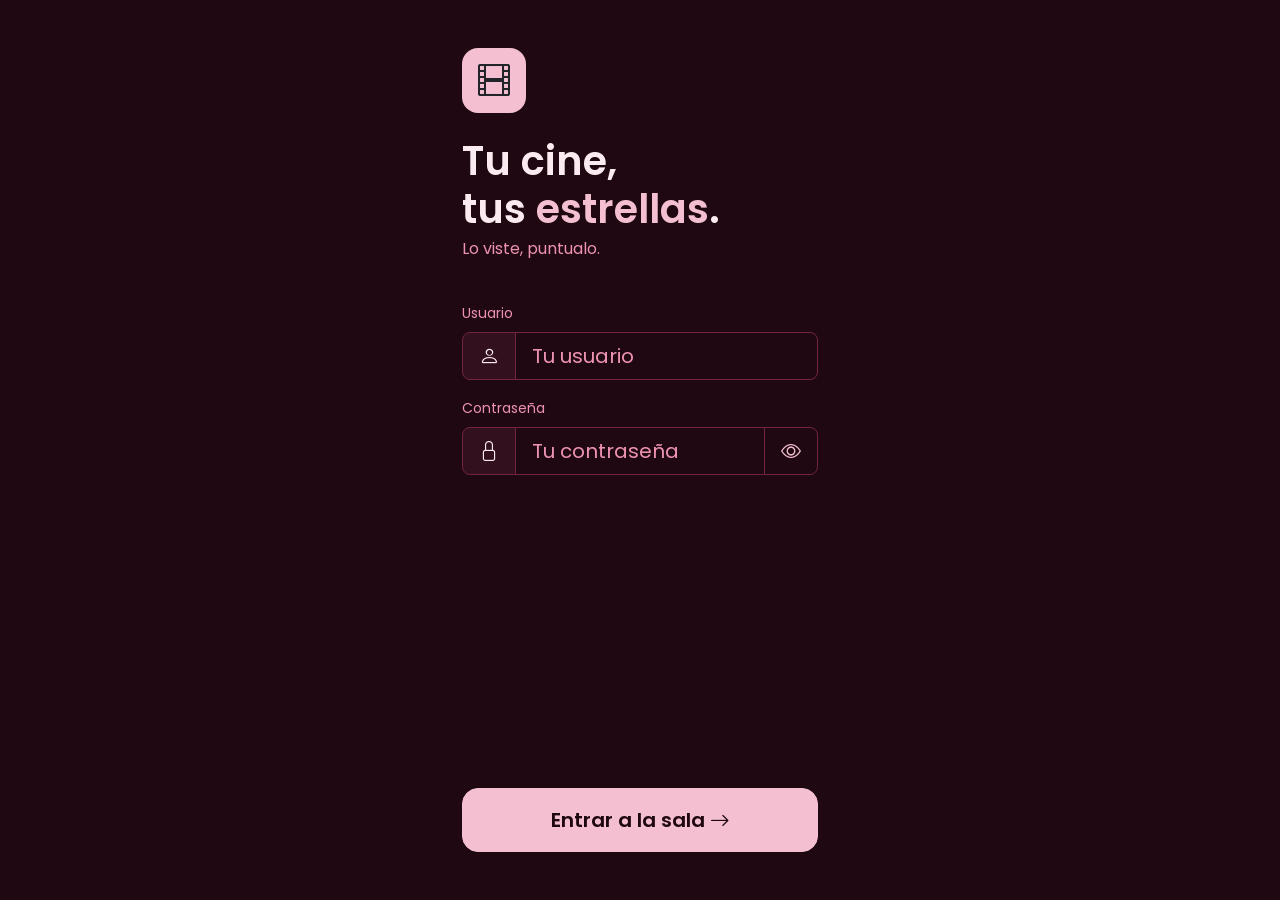
<file: index.html>
<!DOCTYPE html>
<html lang="es" data-bs-theme="dark">
	<head>
		<meta charset="utf-8" />
		<meta name="viewport" content="width=device-width, initial-scale=1.0" />
		<title> Ingresar </title>

		<!-- Bootstrap 5.3 + íconos -->
		<link rel="stylesheet" href="https://cdn.jsdelivr.net/npm/bootstrap@5.3.3/dist/css/bootstrap.min.css" />
		<link rel="stylesheet" href="https://cdn.jsdelivr.net/npm/bootstrap-icons@1.11.3/font/bootstrap-icons.min.css" />

		<!-- Fuente y colores -->
		<link rel="stylesheet" href="https://fonts.googleapis.com/css2?family=Poppins:wght@400;500;600&display=swap" />
		<link rel="stylesheet" href="styles.css" />

	</head>
	<body>
		<main class="container">
			<div class="row justify-content-center">
				<div class="col-12 col-sm-8 col-md-6 col-lg-4 d-flex flex-column min-vh-100 py-5">

					<!-- Logo y título -->
					<div class="d-inline-flex align-self-start bg-primary text-dark rounded-4 p-3 fs-2 lh-1">
						<i class="bi bi-film"></i>
					</div>
					<h1 class="display-6 fw-semibold mt-4 mb-1">Tu cine,<br />tus <span class="text-primary">estrellas</span>.</h1>
					<p class="text-body-secondary">Lo viste, puntualo.</p>

					<!-- Formulario -->
					<form id="form-login" class="d-flex flex-column flex-grow-1 mt-4" novalidate>
						<div class="mb-3">
							<label for="login-usuario" class="form-label small text-body-secondary">Usuario</label>
							<div class="input-group input-group-lg has-validation">
								<span class="input-group-text"><i class="bi bi-person"></i></span>
								<input id="login-usuario" type="text" class="form-control" placeholder="Tu usuario" autocomplete="username" />
								<div class="invalid-feedback">Completá tu usuario.</div>
							</div>
						</div>

						<div class="mb-3">
							<label for="login-pass" class="form-label small text-body-secondary">Contraseña</label>
							<div class="input-group input-group-lg has-validation">
								<span class="input-group-text"><i class="bi bi-lock"></i></span>
								<input id="login-pass" type="password" class="form-control" placeholder="Tu contraseña" />
								<button id="btn-ver-pass" class="btn btn-outline-primary" type="button" aria-label="Mostrar contraseña">
									<i class="bi bi-eye"></i>
								</button>
								<div class="invalid-feedback">Completá tu contraseña.</div>
							</div>
						</div>

						<div class="mt-auto">
							<button type="submit" class="btn btn-primary btn-lg w-100 rounded-4 py-3 fw-semibold">
								Entrar a la sala <i class="bi bi-arrow-right"></i>
							</button>
						</div>
					</form>

				</div>
			</div>
		</main>
		<script src="login.js"></script>
	</head>
	</body>
</html>
</file>
<file: styles.css>
/* =========================================
   MiCine — solo fuente y colores.
   Todo lo demás son clases de Bootstrap.
   ========================================= */

/* ---------- Fuente y paleta ---------- */
:root,
[data-bs-theme="dark"] {
	--bs-body-font-family: "Poppins", sans-serif;

	/* Fondo (rosa casi negro) y texto */
	--bs-body-bg: #1f0811;
	--bs-body-bg-rgb: 31, 8, 17;
	--bs-body-color: #fbeaf0;
	--bs-body-color-rgb: 251, 234, 240;
	--bs-emphasis-color: #fbeaf0;

	/* Tarjetas y texto secundario */
	--bs-secondary-bg: #33101e;
	--bs-secondary-bg-rgb: 51, 16, 30;
	--bs-tertiary-bg: #33101e;
	--bs-secondary-color: #ed93b1;

	/* Bordes */
	--bs-border-color: #72243e;
	--bs-border-color-translucent: #72243e;

	/* Rosa pastel: text-primary, bg-primary, link-primary */
	--bs-primary: #f4c0d1;
	--bs-primary-rgb: 244, 192, 209;
	--bs-primary-text-emphasis: #f4c0d1;
	--bs-link-color: #f4c0d1;
	--bs-link-color-rgb: 244, 192, 209;
	--bs-link-hover-color: #ed93b1;
	--bs-link-hover-color-rgb: 237, 147, 177;

	/* Rojo de error */
	--bs-danger: #f09595;
	--bs-danger-rgb: 240, 149, 149;
	--bs-danger-bg-subtle: #501313;
	--bs-danger-border-subtle: #a32d2d;
	--bs-danger-text-emphasis: #f7c1c1;
	--bs-form-invalid-color: #f09595;
	--bs-form-invalid-border-color: #e24b4a;

	--bs-focus-ring-color: rgba(244, 192, 209, 0.3);
}

/* ---------- Botones (Bootstrap compila sus colores aparte) ---------- */
.btn-primary {
	--bs-btn-color: #1f0811;
	--bs-btn-bg: #f4c0d1;
	--bs-btn-border-color: #f4c0d1;
	--bs-btn-hover-color: #1f0811;
	--bs-btn-hover-bg: #ed93b1;
	--bs-btn-hover-border-color: #ed93b1;
	--bs-btn-active-color: #1f0811;
	--bs-btn-active-bg: #d4537e;
	--bs-btn-active-border-color: #d4537e;
}

.btn-outline-primary {
	--bs-btn-color: #f4c0d1;
	--bs-btn-border-color: #72243e;
	--bs-btn-hover-color: #fbeaf0;
	--bs-btn-hover-bg: #72243e;
	--bs-btn-hover-border-color: #72243e;
	--bs-btn-active-color: #1f0811;
	--bs-btn-active-bg: #f4c0d1;
	--bs-btn-active-border-color: #f4c0d1;
}

.form-control:focus {
	border-color: #f4c0d1;
}

/* ---------- Color de la miniatura según el género ---------- */
.genero-comedia   { background-color: #ed93b1; color: #1f0811; }
.genero-drama     { background-color: #993556; color: #fbeaf0; }
.genero-terror    { background-color: #72243e; color: #fbeaf0; }
.genero-animacion { background-color: #f4c0d1; color: #4b1528; }
.genero-cienciaf  { background-color: #d4537e; color: #fbeaf0; }
.genero-accion    { background-color: #4b1528; color: #f4c0d1; }
</file>
